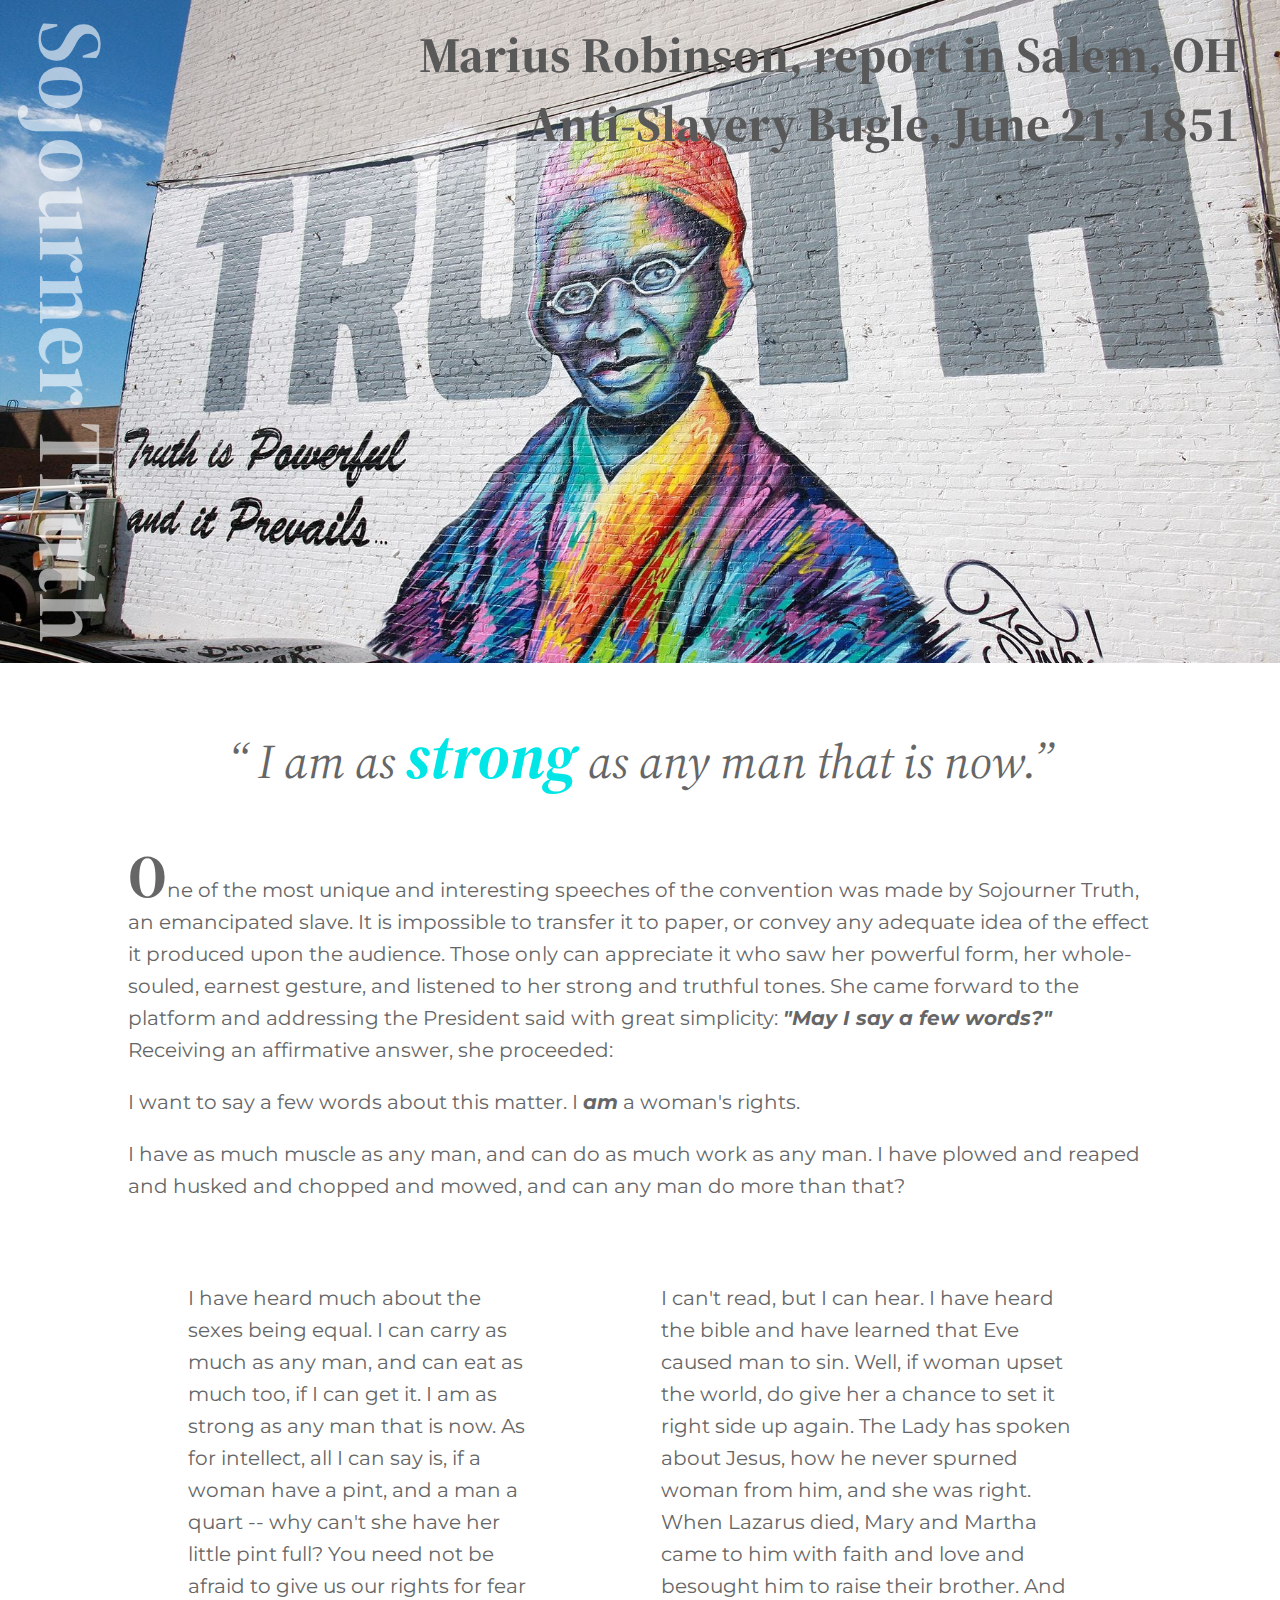
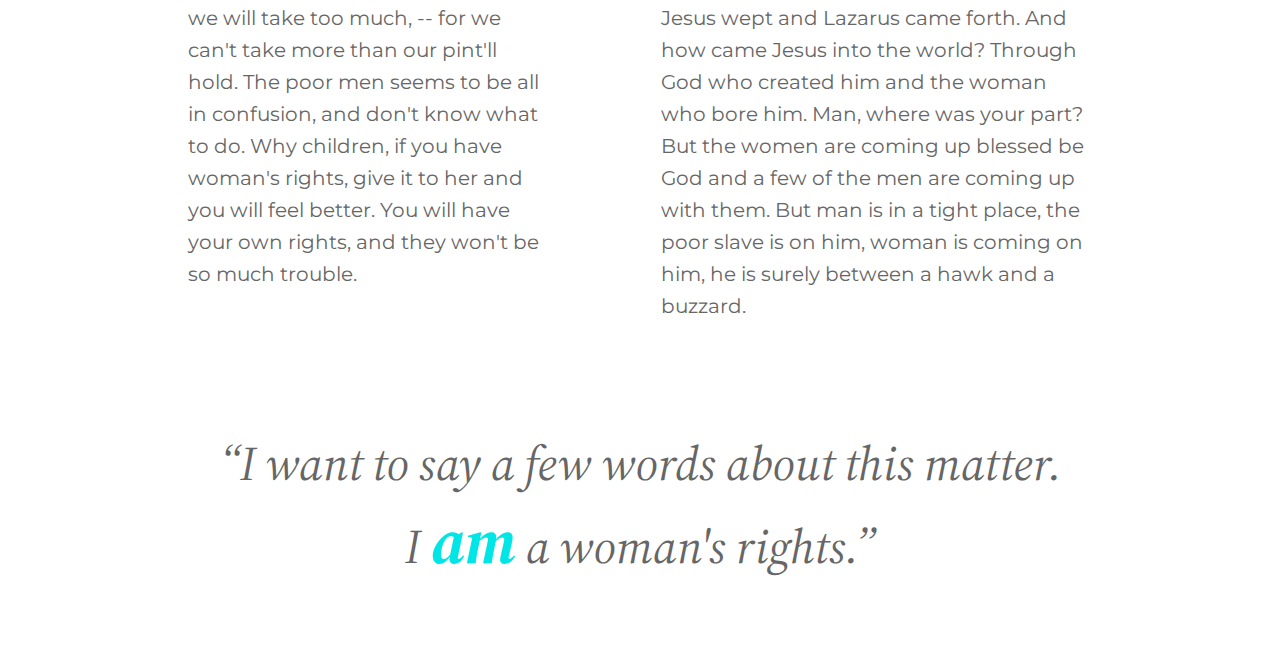
<file: hw/typography-asgmt-master/index.html>
<!DOCTYPE html>
<html lang="en">
	<head>
		<meta charset="UTF-8">
		<meta name="viewport" content="width=device-width, initial-scale=1.0">
		<title>Sojouner Truth Speech</title>
		<link href="https://fonts.googleapis.com/css?family=Cormorant+Garamond:700i|Fira+Sans" rel="stylesheet">
		<link rel="stylesheet" href="style.css">
		<link href="https://fonts.googleapis.com/css?family=Montserrat|Source-Serif-Pro" rel="stylesheet">
	</head>

    <body>
			<!-- https://history.hanover.edu/courses/excerpts/167sojourner.html-->
		<header class="grid-header">
			<h1>Sojourner Truth</h1>
			<h2>Marius Robinson, report in Salem, OH<br>Anti-Slavery Bugle, June 21, 1851</h2>
		</header>
		<blockquote> I am as <em>strong</em> as any man that is now.</blockquote>
		
		<main>
			<p class="intro"><span>O</span>ne of the most unique and interesting speeches of the convention was made by Sojourner Truth, an emancipated slave. It is impossible to transfer it to paper, or convey any adequate idea of the effect it produced upon the audience. Those only can appreciate it who saw her powerful form, her whole-souled, earnest gesture, and listened to her strong and truthful tones. She came forward to the platform and addressing the President said with great simplicity: <em>"May I say a few words?"</em> Receiving an affirmative answer, she proceeded:</p>
			<p>I want to say a few words about this matter. I <em>am</em> a woman's rights.</p>

				<p>I have as much muscle as any man, and can do as much work as any man. I have plowed and reaped and husked and chopped and mowed, and can any man do more than that? </p>
				<div class="grid-main">
					<p>I have heard much about the sexes being equal. I can carry as much as any man, and can eat as much too, if I can get it. I am as strong as any man that is now. As for intellect, all I can say is, if a woman have a pint, and a man a quart -- why can't she have her little pint full? You need not be afraid to give us our rights for fear we will take too much, -- for we can't take more than our pint'll hold. The poor men seems to be all in confusion, and don't know what to do. Why children, if you have woman's rights, give it to her and you will feel better. You will have your own rights, and they won't be so much trouble.</p>

					<p>I can't read, but I can hear. I have heard the bible and have learned that Eve caused man to sin. Well, if woman upset the world, do give her a chance to set it right side up again. The Lady has spoken about Jesus, how he never spurned woman from him, and she was right. When Lazarus died, Mary and Martha came to him with faith and love and besought him to raise their brother. And Jesus wept and Lazarus came forth. And how came Jesus into the world? Through God who created him and the woman who bore him. Man, where was your part? But the women are coming up blessed be God and a few of the men are coming up with them. But man is in a tight place, the poor slave is on him, woman is coming on him, he is surely between a hawk and a buzzard.</p>
				</div>

				<blockquote>I want to say a few words about this matter.
				<br>I <em>am</em> a woman's rights.</blockquote>
			</main>
		</body>
	</html>
</file>
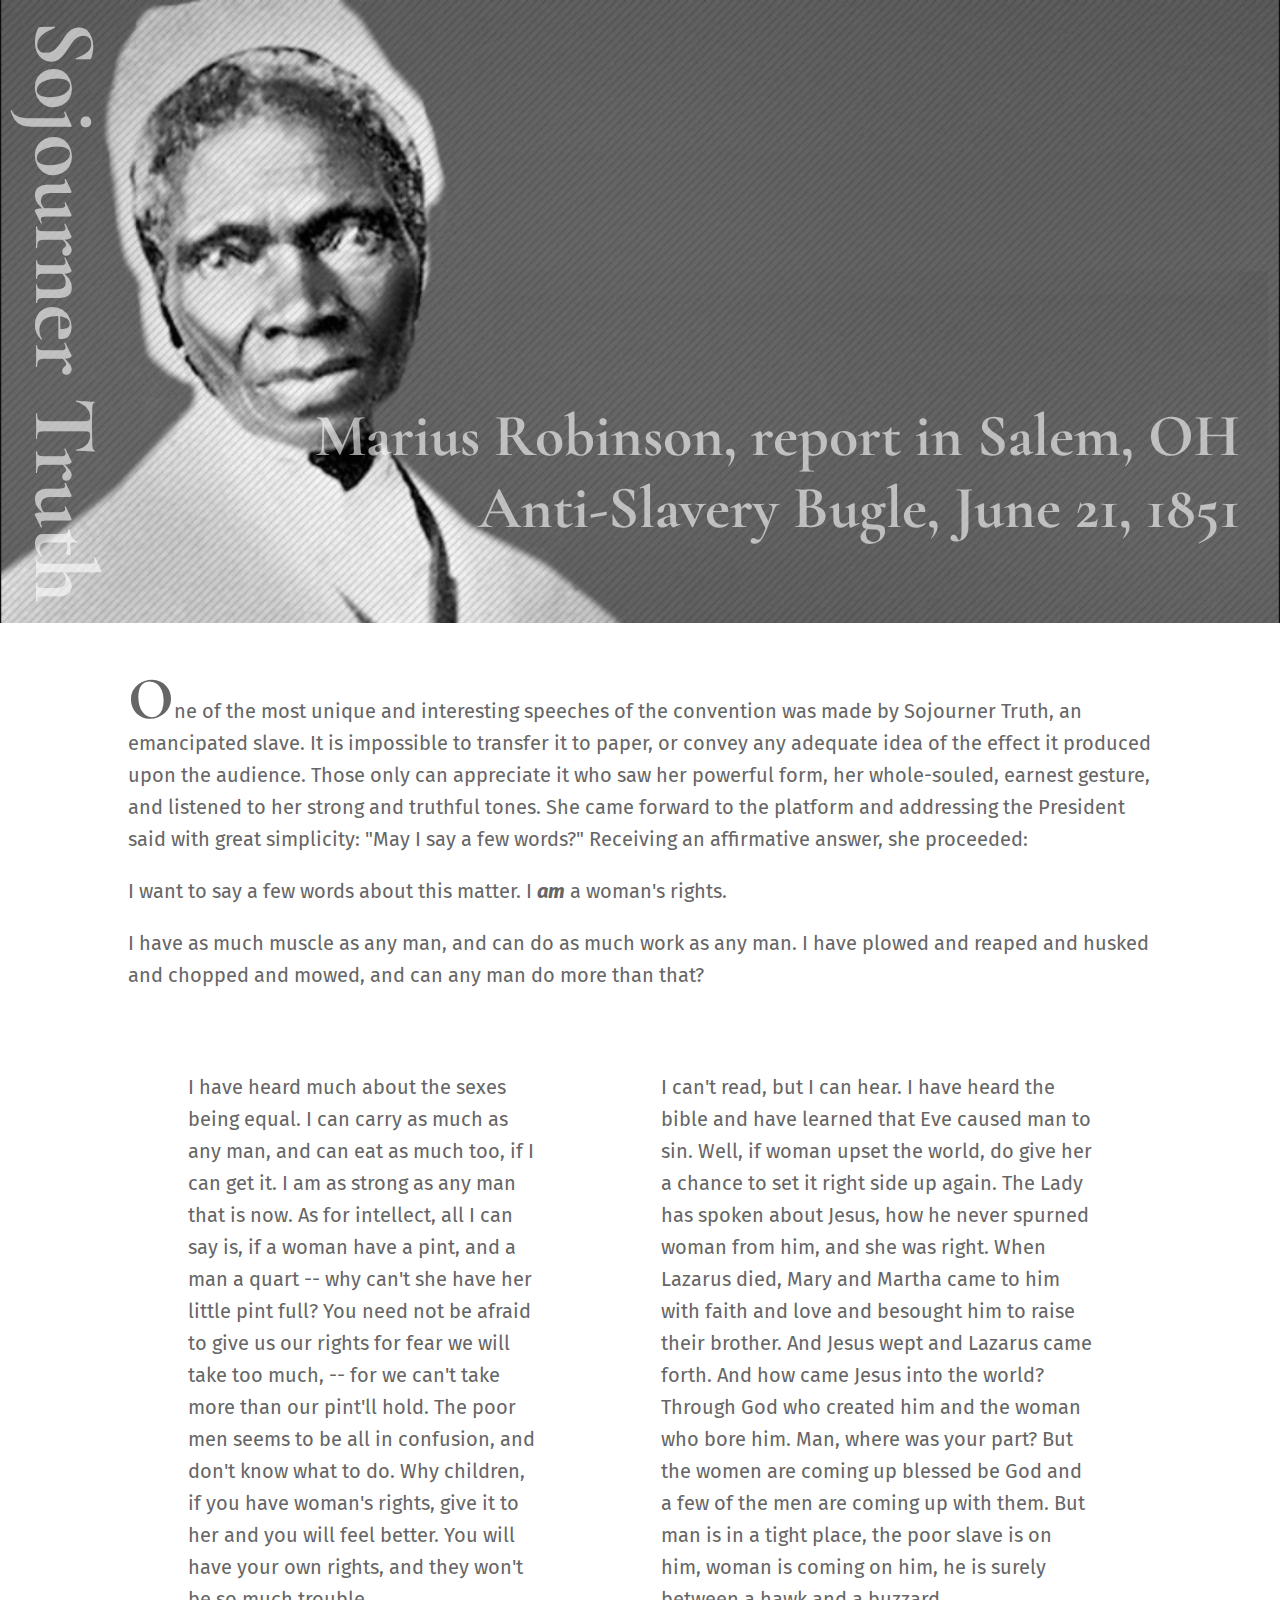
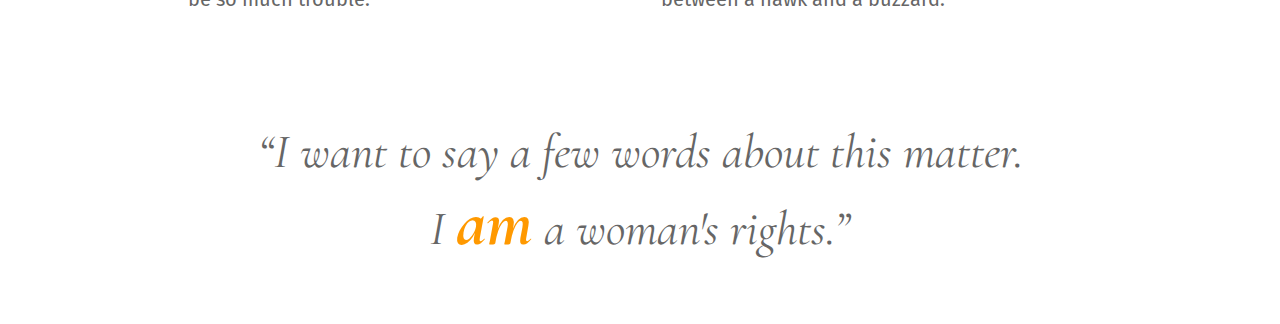
<file: hw/typography-asgmt-master/examples/example1.html>
<!DOCTYPE html>
<html lang="en">
	<head>
		<meta charset="UTF-8">
		<meta name="viewport" content="width=device-width, initial-scale=1.0">
		<title>Sojouner Truth Speech</title>
		<link href="https://fonts.googleapis.com/css?family=Cormorant+Garamond:700i|Fira+Sans" rel="stylesheet">
		<link rel="stylesheet" href="example1.css">
	</head>
	<body>
			<!-- https://history.hanover.edu/courses/excerpts/167sojourner.html-->
		<header class="grid-header">
			<h1>Sojourner Truth</h1>
			<h2>Marius Robinson, report in Salem, OH<br>Anti-Slavery Bugle, June 21, 1851</h2>
		</header>
		<main>

			
			<p class="intro"><span>O</span>ne of the most unique and interesting speeches of the convention was made by Sojourner Truth, an emancipated slave. It is impossible to transfer it to paper, or convey any adequate idea of the effect it produced upon the audience. Those only can appreciate it who saw her powerful form, her whole-souled, earnest gesture, and listened to her strong and truthful tones. She came forward to the platform and addressing the President said with great simplicity: "May I say a few words?" Receiving an affirmative answer, she proceeded:</p>
			<p>I want to say a few words about this matter. I <em>am</em> a woman's rights.</p>

				<p>I have as much muscle as any man, and can do as much work as any man. I have plowed and reaped and husked and chopped and mowed, and can any man do more than that? </p>
				<div class="grid-main">
					<p>I have heard much about the sexes being equal. I can carry as much as any man, and can eat as much too, if I can get it. I am as strong as any man that is now. As for intellect, all I can say is, if a woman have a pint, and a man a quart -- why can't she have her little pint full? You need not be afraid to give us our rights for fear we will take too much, -- for we can't take more than our pint'll hold. The poor men seems to be all in confusion, and don't know what to do. Why children, if you have woman's rights, give it to her and you will feel better. You will have your own rights, and they won't be so much trouble.</p>

					<p>I can't read, but I can hear. I have heard the bible and have learned that Eve caused man to sin. Well, if woman upset the world, do give her a chance to set it right side up again. The Lady has spoken about Jesus, how he never spurned woman from him, and she was right. When Lazarus died, Mary and Martha came to him with faith and love and besought him to raise their brother. And Jesus wept and Lazarus came forth. And how came Jesus into the world? Through God who created him and the woman who bore him. Man, where was your part? But the women are coming up blessed be God and a few of the men are coming up with them. But man is in a tight place, the poor slave is on him, woman is coming on him, he is surely between a hawk and a buzzard.</p>
				</div>

				<blockquote>I want to say a few words about this matter.
				<br>I <em>am</em> a woman's rights.</blockquote>
			</main>
		</body>
	</html>
</file>
<file: hw/typography-asgmt-master/style.css>
/*
font-family: 'Cormorant Garamond', Serif;
font-size: 55px;
font-family: 'Fira Sans', Sans-Serif;
font-size: 15px;
font-family: 'Montserrat';
font-family: 'Source-Serif-Pro'; 
h2 margin top 700px
*/

* {
	box-sizing: border-box;
}

body {
	font-family: montserrat;
	font-size: 20px;
	color: #666;
	margin: 0;
}
header {
	background-image: url(../typography-asgmt-master/images/mariusphoto.jpg);
	background-size: cover;
	width: 100vw;
}
header.grid-header {
	display: flex;
	justify-content: space-between;
}

h1, h2 {
	font-family: source-serif-pro;
	color: rgba(255,255,255,.6);
}

h1 {
	font-size: 90px;
	margin: 0;
	writing-mode: vertical-rl;
	text-orientation: mixed;
	padding: 20px 10px;
}

h2 {
	font-size: 50px;
	margin-top: 20px;
	margin-right: 40px;
	text-align: right;
	color: #595959;
}

p {
	line-height: 32px;
}

em { 
	font-weight: bold; 
}

main {
	width: 80%;
	margin: 60px auto;
}

blockquote {
	font-style:italic;
	font-size: 48px;
	font-family: source-serif-pro;
	text-align: center;
}
blockquote::after {
  content: "”";
}

blockquote::before {
  content: "“";
}

blockquote em { font-weight: bold; color: #00e6e6; font-size: 65px; }


.grid-main {
	display: flex;
}

.grid-main p {
	margin:60px;
}
.grid-main p:nth-child(1) {
	flex: 45%;
}
.grid-main p:nth-child(2) {
	flex: 55%;
}
.intro span {
	font-size: 60px; 
	font-weight:bold;
	font-family: source-serif-pro;
}
.first {
	font-size: 32px;
}
</file>
<file: hw/typography-asgmt-master/examples/example1.css>
/*
font-family: 'Cormorant Garamond', Serif;
font-size: 55px;
font-family: 'Fira Sans', Sans-Serif;
font-size: 15px;
*/


* {
	box-sizing: border-box;
}

body {
	font-family: 'Fira Sans', Sans-Serif;
	font-size: 20px;
	color: #666;
	margin: 0;
}
header {
	background-image: url(../images/sojourner-header.png);
	background-size: cover;
	width: 100vw;
}
header.grid-header {
	display: flex;
	justify-content: space-between;
}

h1, h2 {
	font-family: 'Cormorant Garamond', Serif;
	color: rgba(255,255,255,.6);
}

h1 {
	font-size: 90px;
	margin: 0;
	writing-mode: vertical-rl;
	text-orientation: mixed;
	padding: 20px 10px;
}

h2 {
	font-size: 60px;
	margin-top: 400px;
	margin-right: 40px;
	text-align: right;
	
}

p {
	line-height: 32px;
}

em { 
	font-weight: bold; 
}

main {
	width: 80%;
	margin: 60px auto;
}

blockquote {
	font-style:italic;
	font-size: 48px;
	font-family: 'Cormorant Garamond', Serif;
	text-align: center;
}
blockquote::after {
  content: "”";
}

blockquote::before {
  content: "“";
}

blockquote em { font-weight: bold; color: #ff9900; font-size: 68px; }


.grid-main {
	display: flex;
}

.grid-main p {
	margin:60px;
}
.grid-main p:nth-child(1) {
	flex: 45%;
}
.grid-main p:nth-child(2) {
	flex: 55%;
}
.intro span {
	font-size: 60px; 
	font-weight:bold;
	font-family: 'Cormorant Garamond', Serif;
}
.first {
	font-size: 32px;
}
</file>
